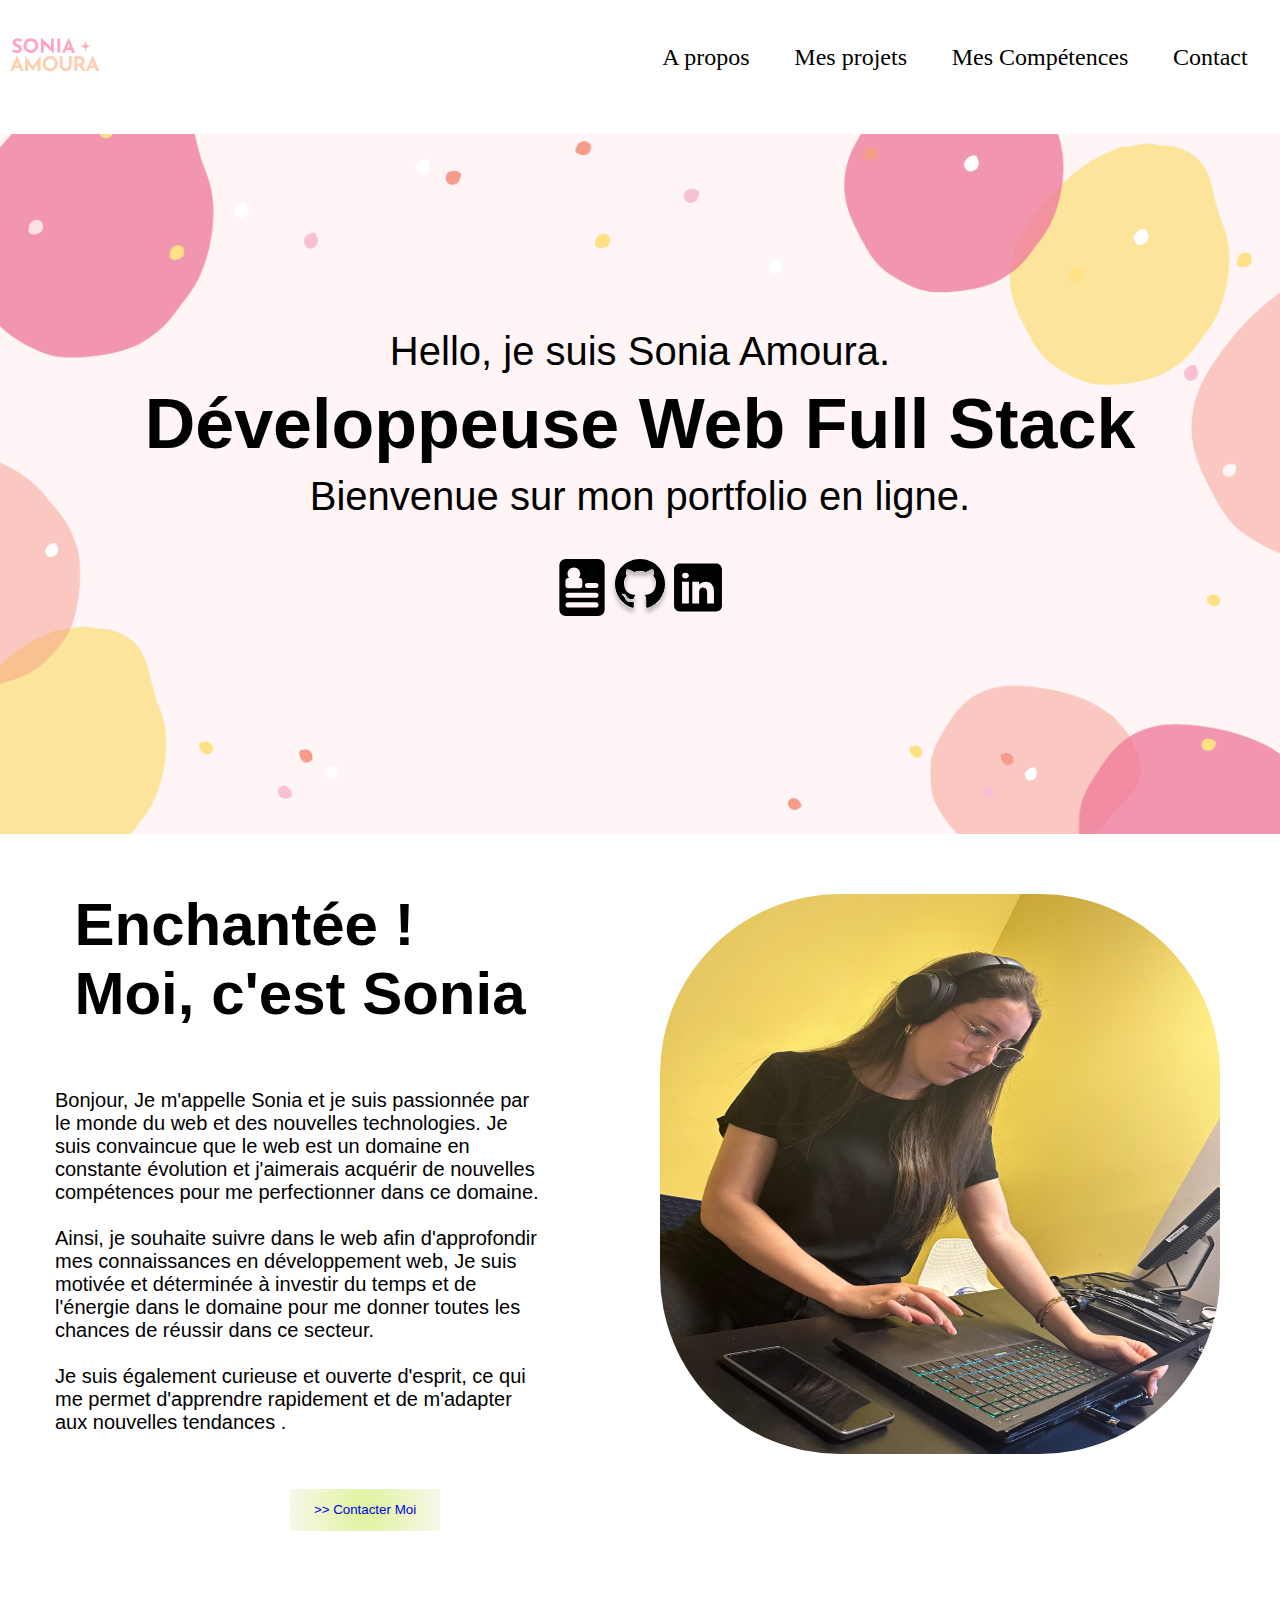
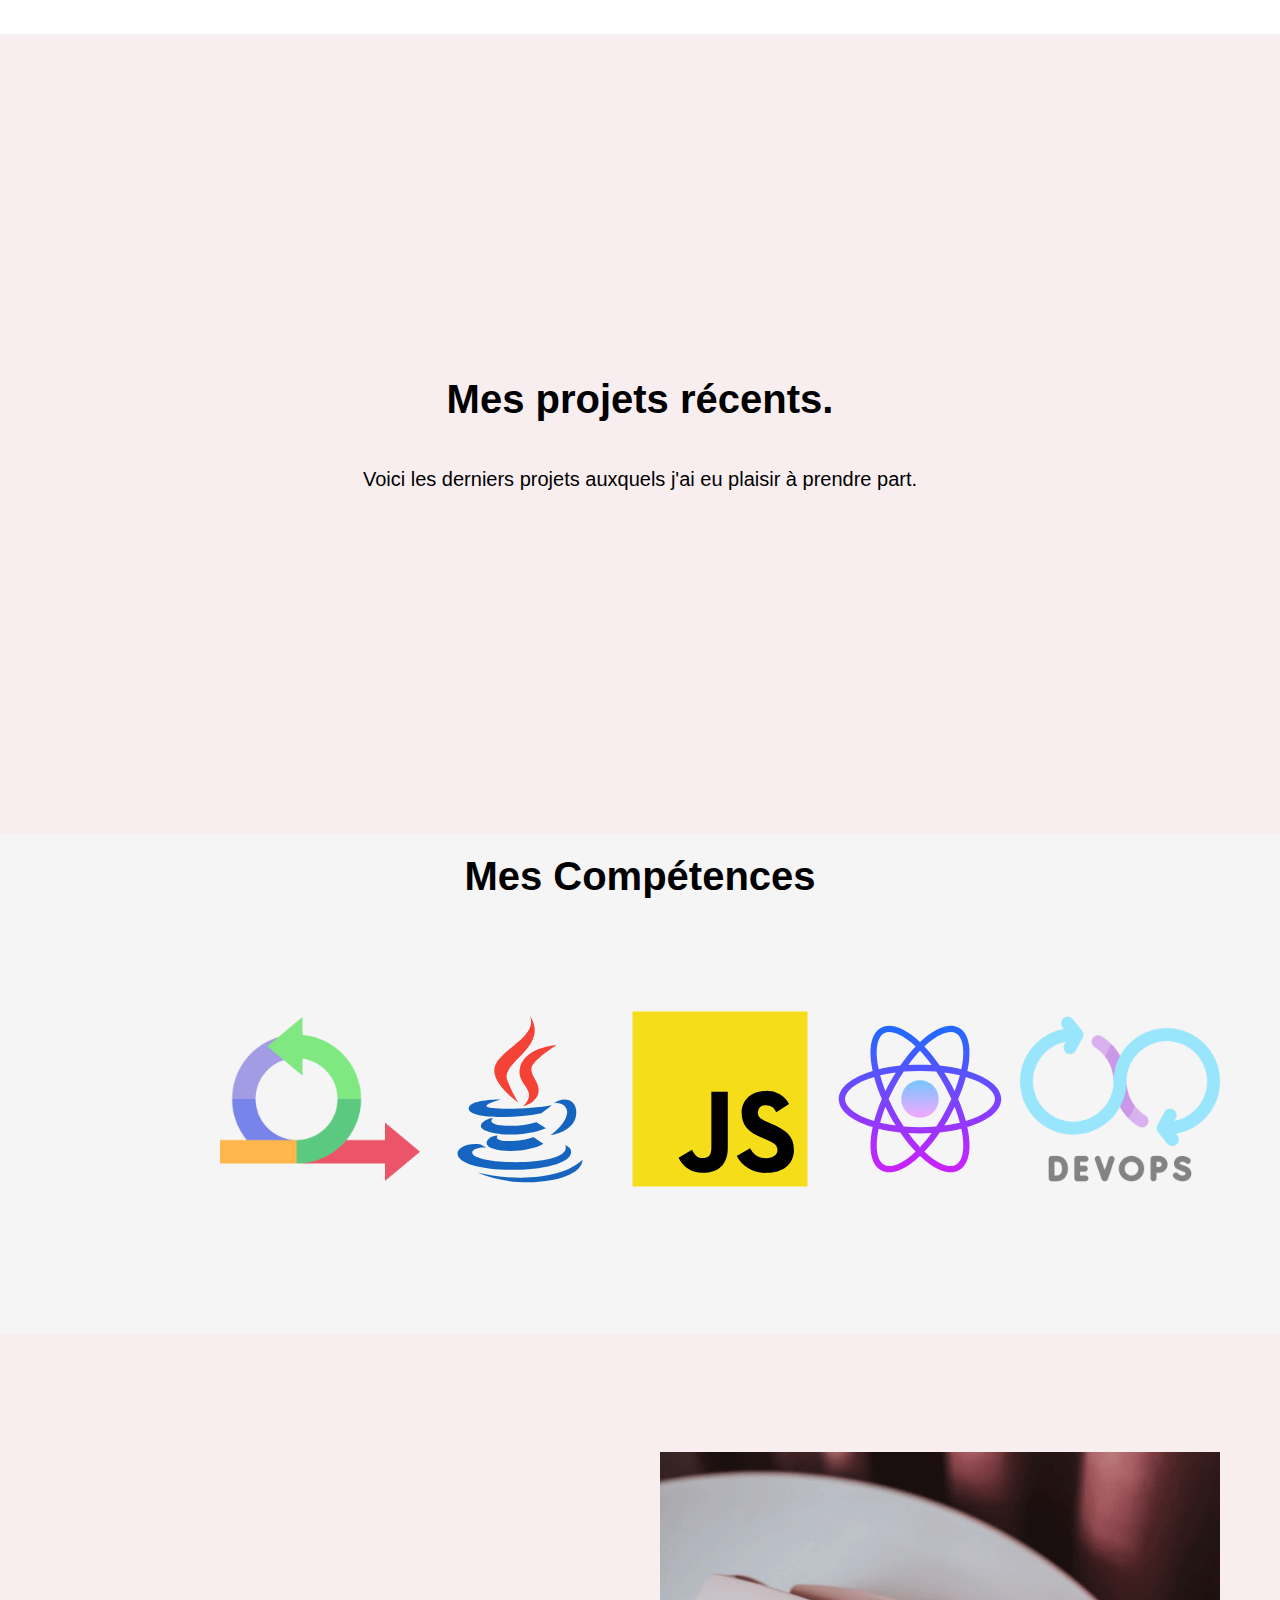
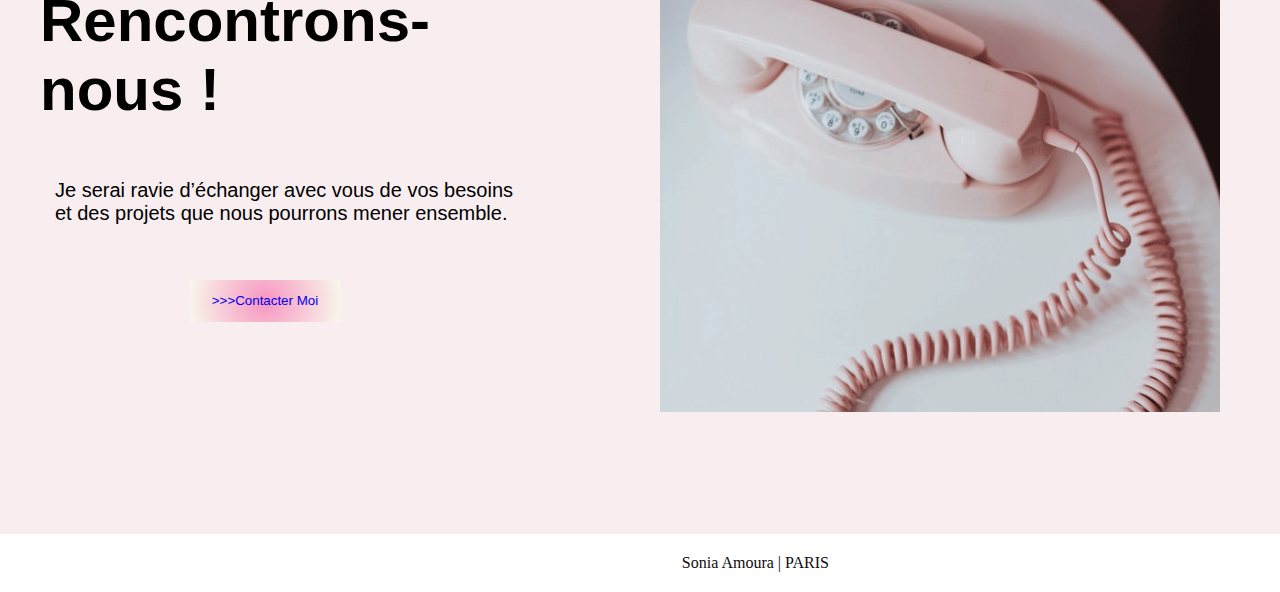
<file: index.html>
<!DOCTYPE html>
<html lang="en">
  <head>
    <meta charset="UTF-8" />
    <meta name="viewport" content="width=device-width, initial-scale=1.0" />
    <link rel="stylesheet" href="style.css" />
    <title>Document</title>
  </head>
  <body>
    <div class="conteneur">
      <div class="tete">
        <div class="Logo">
          <img src="./Logo Sonia.svg" alt="" />
        </div>
        <div class="menue" id="menu">
          <a href="#apropos">A propos</a>
          <a href="#mespro">Mes projets</a>
          <a href="#mescompetances">Mes Compétences</a>
          <a href="http://127.0.0.1:5501/lettre%20refka/index.html">Contact</a>
          <!-- <div id="CmdMenu" title="Afficher/Masquer le Menu">-_-</div> -->
        </div>
      </div>
      <div class="prese">
        <p>Hello, je suis Sonia Amoura.</p>
        <h1>Développeuse Web Full Stack</h1>
        <p>Bienvenue sur mon portfolio en ligne.</p>
        <div class="reseaux">
          <a href="./CV professionnel Sonia Amoura.pdf">
            <img src="./cv2.svg" alt="cv sonia"
          /></a>

          <a href="https://github.com/amoursonia"
            ><svg
              width="58"
              height="57"
              viewBox="0 0 58 57"
              xmlns="http://www.w3.org/2000/svg"
            >
              <g filter="url(#filter0_d_42_215)">
                <path
                  d="M50.6461 12.4511C48.4105 8.6207 45.3782 5.5882 41.5481 3.35287C37.7176 1.11743 33.5357 0 28.9996 0C24.4641 0 20.2808 1.11778 16.4511 3.35287C12.6207 5.58809 9.58843 8.6207 7.35288 12.4511C5.11766 16.2813 4 20.464 4 24.9989C4 30.4464 5.58933 35.345 8.76879 39.6958C11.9479 44.047 16.0549 47.0578 21.0893 48.7286C21.6753 48.8374 22.1092 48.7609 22.3912 48.5011C22.6734 48.2409 22.8143 47.9151 22.8143 47.5249C22.8143 47.4598 22.8087 46.8741 22.7979 45.7672C22.7867 44.6602 22.7815 43.6945 22.7815 42.8706L22.0328 43.0001C21.5554 43.0875 20.9532 43.1246 20.2261 43.1141C19.4994 43.104 18.745 43.0278 17.9639 42.8862C17.1824 42.7459 16.4556 42.4203 15.7828 41.9104C15.1104 41.4004 14.633 40.7328 14.3508 39.9088L14.0253 39.1597C13.8084 38.661 13.4668 38.107 13.0001 37.4998C12.5335 36.892 12.0616 36.48 11.5842 36.263L11.3563 36.0998C11.2044 35.9914 11.0635 35.8606 10.9332 35.7089C10.803 35.5571 10.7055 35.4053 10.6404 35.2532C10.5752 35.101 10.6292 34.9761 10.8031 34.8782C10.977 34.7803 11.2912 34.7327 11.7471 34.7327L12.3979 34.83C12.832 34.917 13.3689 35.1768 14.0093 35.6111C14.6493 36.045 15.1755 36.6091 15.5879 37.3032C16.0872 38.1932 16.6889 38.8714 17.3945 39.338C18.0996 39.8047 18.8104 40.0376 19.5264 40.0376C20.2424 40.0376 20.8608 39.9833 21.3819 39.8754C21.9023 39.7668 22.3906 39.6037 22.8466 39.3868C23.0419 37.9322 23.5736 36.8148 24.4414 36.0337C23.2046 35.9037 22.0926 35.708 21.1049 35.4477C20.1178 35.1871 19.0977 34.7641 18.0454 34.1776C16.9925 33.5919 16.1191 32.8646 15.4248 31.997C14.7305 31.1289 14.1607 29.9892 13.7161 28.579C13.2714 27.1682 13.0489 25.5408 13.0489 23.6963C13.0489 21.0701 13.9063 18.8352 15.6207 16.9905C14.8176 15.016 14.8934 12.8026 15.8484 10.3504C16.4777 10.1549 17.411 10.3016 18.6478 10.7897C19.8849 11.278 20.7906 11.6963 21.3659 12.0431C21.9412 12.3898 22.4022 12.6836 22.7494 12.9219C24.768 12.3579 26.8512 12.0758 28.9994 12.0758C31.1476 12.0758 33.2312 12.3579 35.2499 12.9219L36.4868 12.1411C37.3327 11.62 38.3315 11.1425 39.481 10.7085C40.6311 10.2747 41.5106 10.1552 42.1185 10.3507C43.0947 12.803 43.1817 15.0163 42.3784 16.9908C44.0927 18.8355 44.9504 21.071 44.9504 23.6967C44.9504 25.5412 44.7271 27.1737 44.2831 28.5953C43.8384 30.0172 43.2637 31.1557 42.5586 32.0133C41.8528 32.8708 40.9737 33.5924 39.9214 34.1779C38.8689 34.764 37.8484 35.1869 36.8613 35.4476C35.8737 35.7082 34.7618 35.9041 33.525 36.0343C34.653 37.0105 35.2171 38.5513 35.2171 40.6562V47.524C35.2171 47.9141 35.3528 48.2399 35.6244 48.5002C35.8956 48.76 36.324 48.8365 36.91 48.7276C41.9451 47.057 46.0521 44.0461 49.2311 39.6949C52.4098 35.3441 53.9997 30.4455 53.9997 24.998C53.9985 20.4636 52.8803 16.2813 50.6461 12.4511Z"
                />
              </g>
              <defs>
                <filter
                  id="filter0_d_42_215"
                  x="0"
                  y="0"
                  width="57.9996"
                  height="56.7766"
                  filterUnits="userSpaceOnUse"
                  color-interpolation-filters="sRGB"
                >
                  <feFlood flood-opacity="0" result="BackgroundImageFix" />
                  <feColorMatrix
                    in="SourceAlpha"
                    type="matrix"
                    values="0 0 0 0 0 0 0 0 0 0 0 0 0 0 0 0 0 0 127 0"
                    result="hardAlpha"
                  />
                  <feOffset dy="4" />
                  <feGaussianBlur stdDeviation="2" />
                  <feComposite in2="hardAlpha" operator="out" />
                  <feColorMatrix
                    type="matrix"
                    values="0 0 0 0 0 0 0 0 0 0 0 0 0 0 0 0 0 0 0.25 0"
                  />
                  <feBlend
                    mode="normal"
                    in2="BackgroundImageFix"
                    result="effect1_dropShadow_42_215"
                  />
                  <feBlend
                    mode="normal"
                    in="SourceGraphic"
                    in2="effect1_dropShadow_42_215"
                    result="shape"
                  />
                </filter>
              </defs>
            </svg>
          </a>
          <a
            href="https://www.linkedin.com/in/sonia-amoura-675a091b8/"
            target="_blank"
            ><?xml version="1.0" standalone="no"?>
            <svg
              xmlns="http://www.w3.org/2000/svg"
              viewBox="0 0 50 50"
              width="58"
              height="57"
            >
              <path
                d="M41,4H9C6.24,4,4,6.24,4,9v32c0,2.76,2.24,5,5,5h32c2.76,0,5-2.24,5-5V9C46,6.24,43.76,4,41,4z M17,20v19h-6V20H17z M11,14.47c0-1.4,1.2-2.47,3-2.47s2.93,1.07,3,2.47c0,1.4-1.12,2.53-3,2.53C12.2,17,11,15.87,11,14.47z M39,39h-6c0,0,0-9.26,0-10 c0-2-1-4-3.5-4.04h-0.08C27,24.96,26,27.02,26,29c0,0.91,0,10,0,10h-6V20h6v2.56c0,0,1.93-2.56,5.81-2.56 c3.97,0,7.19,2.73,7.19,8.26V39z"
              />
            </svg>
          </a>
        </div>
      </div>
      <div class="partie2" id="apropos">
        <div class="texte">
          <h1>Enchantée ! <br />Moi, c'est Sonia</h1>
          <p>
            Bonjour, Je m'appelle Sonia et je suis passionnée par le monde du
            web et des nouvelles technologies. Je suis convaincue que le web est
            un domaine en constante évolution et j'aimerais acquérir de
            nouvelles compétences pour me perfectionner dans ce domaine. <br />
            <br />Ainsi, je souhaite suivre dans le web afin d'approfondir mes
            connaissances en développement web, Je suis motivée et déterminée à
            investir du temps et de l'énergie dans le domaine pour me donner
            toutes les chances de réussir dans ce secteur.<br />
            <br />Je suis également curieuse et ouverte d'esprit, ce qui me
            permet d'apprendre rapidement et de m'adapter aux nouvelles
            tendances .
          </p>
          <button class="custom-btn btn-2">
            <a href="./lettre refka/index.html">>> Contacter Moi </a>
          </button>
        </div>
        <div class="létrois">
          <img src="./IMG_2285.jpg" alt="" />
        </div>
      </div>

      <div class="partie3">
        <div class="paragraphe" id="mespro">
          <h1>Mes projets récents.</h1>
          <br />
          <p>
            <br />Voici les derniers projets auxquels j'ai eu plaisir à prendre
            part.
          </p>
        </div>
      </div>

      <div class="partiecompetance" id="mescompetances">
        <h1>Mes Compétences</h1>

        <div class="carrousel">
          <div class="automatique">
            <img src="./agile.png" alt="icône agile" />
            <img src="./icons8-logo-java-coffee-cup-96.svg" alt="icône java" />
            <img
              src="./js-official-svgrepo-com (1).svg"
              alt="icône javascript"
            />
            <img src="./icons8-react-native.svg" />
            <img src="./devops.png" />
            <img src="./figma-svgrepo-com.svg" />
            <img src="./html-5-svgrepo-com.svg" />
            <img src="./css-3-svgrepo-com (1).svg" />
            <img src="./icons8-logo-de-mysql (1).svg" />
            <img src="./icons8-git.svg" />
            <img src="./icons8-github-96.png" alt="icône github" />
            <img src="./api.png" />
            <img src="./agile.png" />
            <img src="./icons8-logo-java-coffee-cup-96.svg" alt="icône java" />
            <img
              src="./js-official-svgrepo-com (1).svg"
              alt="icône javascript"
            />
            <img src="./icons8-react-native.svg" alt="icône react" />
            <img src="./devops.png" />
            <img src="./figma-svgrepo-com.svg" alt="icône figma" />
            <img src="./html-5-svgrepo-com.svg" alt="icône html" />
            <img src="./css-3-svgrepo-com (1).svg" />
            <img src="./icons8-logo-de-mysql (1).svg" alt="icône MySQL" />
            <img src="./icons8-github-96.png" />
            <img src="./api.png" />
          </div>
        </div>
      </div>
      <div class="partie3">
        <div class="texte2">
          <h1>Rencontrons-nous !</h1>
          <p>
            Je serai ravie d’échanger avec vous de vos besoins <br />et des
            projets que nous pourrons mener ensemble.
          </p>
          <button class="custom-btn btn-6">
            <a href="./lettre contact/index.html">>>>Contacter Moi </a>
          </button>
        </div>
        <div class="phone">
          <img src="./phone.webp" alt="image d'un télephone rose " />
        </div>
      </div>
      <footer class="pied">
        <a href="https://github.com/amoursonia" target="_blank"
          >Sonia Amoura | PARIS</a
        >
      </footer>
    </div>
  </body>
</html>
</file>
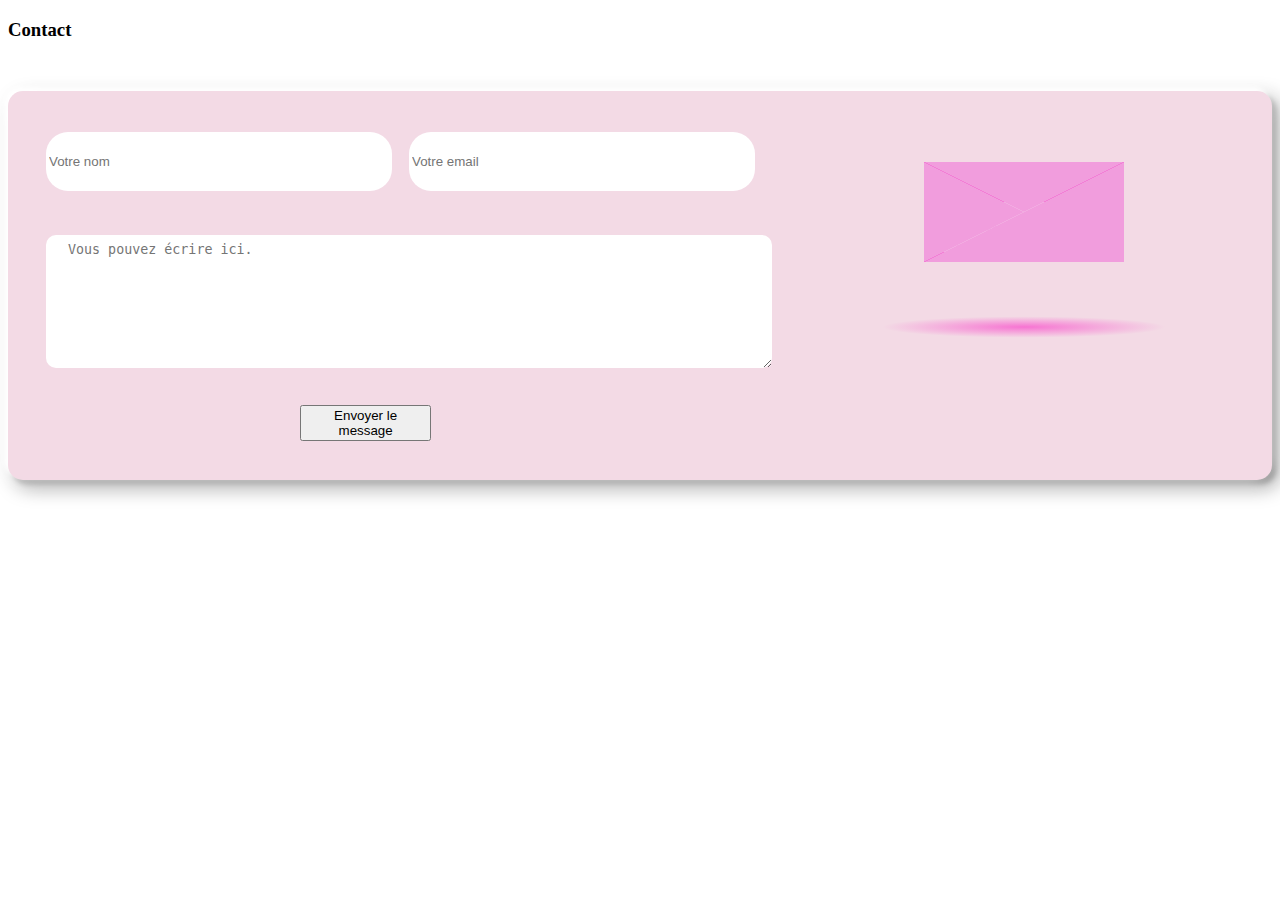
<file: lettre refka/index.html>
<!DOCTYPE html>
<html lang="en">
<head>
    <meta charset="UTF-8">
    <meta name="viewport" content="width=device-width, initial-scale=1.0">
    <link rel="stylesheet" href="style.css">
    <title>Document</title>
</head>
<body>
    <div class="content8">
        <div id="contact" class="contact">
            <h3>Contact</h3> 
            <div class="contact_form tow">
                <form action="/ma-page-de-traitement" method="post">
                    <div class="input">
                        <input type="text" name="name" placeholder="Votre nom"  autocomplete="off">
                    </div>
                    <div class="input">
                        <input type="email" name="user_mail" placeholder="Votre email" autocomplete="off">
                    </div>
                    <div class="form_field text_area two">
<div class="form_field_inner_text">
                            <textarea name="textarea" placeholder="Vous pouvez écrire ici."></textarea>
                        </div>
                    </div>
                    <div class="button">
                        <button type="submit">Envoyer le message</button>
                    </div>
                  </form>
            </div>

        </div>
        <div class="letter-image">
            <div class="animated-mail">
              <div class="back-fold"></div>
              <div class="letter">
                <div class="letter-border"></div>
                <div class="letter-title">
                    <p><i class="fa-solid fa-envelope"></i>
                        soniaamoura2@gmail.com</p>
                </div>
                <div class="letter-context">
                    <p><i class="fa-solid fa-phone"></i>06590079407</p>
                </div>
                <!-- <div class="letter-adresse">
                    <p><i class="fa-solid fa-location-dot"><i>
                       </p>
                </div> -->
                <div class="letter-stamp">
                  <div class="letter-stamp-inner"></div>
                </div>
              </div>
              <div class="top-fold"></div>
              <div class="body"></div>
              <div class="left-fold"></div>
            </div>
            <div class="shadow"></div>
    </div>
</body>
</html>
</file>
<file: style.css>
* {
  margin: 0;
  padding: 0;
  box-sizing: border-box;
  scroll-behavior: smooth;
}
a {
  text-decoration: none;
}
h1 {
  font-family: "Poppins", Sans-serif;
}
p {
  font-family: "Roboto", sans-serif;
}
.tete {
  display: flex;
  justify-content: space-between; /* Sépare le logo et le menu */
  align-items: center; /* Aligne les éléments verticalement au centre */
  padding: 10px; /* Ajoute un peu d'espace autour des éléments */
}

.logo {
  width: 30%;
  height: 10vh;
}
.logo img {
  width: 100px;
  height: 100px;
  margin-top: 90px;
}

.menue {
  width: 50%;
  height: 10vh;
  display: flex;
  justify-content: space-around;
  align-items: center;
}
.menue a:hover {
  transform: scale(1.3); /* Agrandit l'image lors du survol */
  color: rgb(248, 217, 225); /* Couleur du texte au survol */
  cursor: pointer;
}
.menue a {
  text-decoration: none;
  color: black;
  font-size: 24px;
}
.prese {
  background-image: url(./nouveau-portfolio-1.webp);
  width: 100%;
  height: 700px;
  background-size: cover;
  background-position: center;
  margin-top: 20px;
}
.prese {
  display: flex;
  flex-direction: column;
  justify-content: center;
  align-items: center;
}
.prese p {
  margin: 10px;
  font-size: 40px; /* Augmente la taille du texte */
  font-weight: 10px; /* Assure que le texte n'est pas plus épais */
}
.prese h1 {
  font-weight: bolder;
  font-size: 70px;
  font-family: "Poppins", Sans-serif;
  /* font-weight: 600; */
}
.reseaux {
  display: flex;
  justify-content: space-between;
  margin: 30px;
}
.reseaux a:hover {
  transform: scale(1.3); /* Agrandit l'image lors du survol */
  fill: rgb(248, 217, 225); /* Couleur du texte au survol */
  cursor: pointer;
}
.text p {
  margin-bottom: 10px;
  width: 100%;
  text-align: justify;
  margin: 40px;
  padding: 20px;
  font-family: Georgia, Times, Times New Roman, serif;
  /* font-size: 24px;  */
  font-style: normal;
}
.partie2 {
  display: flex;
  justify-content: space-around;
  width: 100%;
  min-height: 800px;
}
.texte h1 {
  display: flex;
  justify-content: center;
  font-size: 60px;
  margin: 56px;
  font-family: "Poppins", Sans-serif;
}
.texte p {
  display: flex;
  align-items: center;
  margin: 50px;
  padding: 5px;
  font-size: 20px;
}
.létrois img {
  width: 600px;
  height: 600px;
  border-radius: 200px 200px;
  margin: 40px;
  padding: 20px;
}

.btn-2 {
  position: relative;
  left: 290px;
  width: 150px;
  background: rgb(243, 218, 229);
  background: radial-gradient(
    circle,
    rgb(222, 243, 153) 0%,
    rgb(248, 248, 235) 100%
  );
  line-height: 42px;
  padding: 0;
  border: none;
}
.btn-2:after {
  position: absolute;
  content: "";
  height: 0%;
  width: 1px;
  box-shadow: -1px -1px 20px 0px rgb(143, 102, 102),
    -4px -4px 5px 0px rgb(244, 101, 101),
    7px 7px 20px 0px rgba(187, 43, 43, 0.4),
    4px 4px 5px 0px rgba(204, 40, 40, 0.3);
}
.btn-2:before {
  right: 0;
  top: 0;
  transition: all 500ms ease;
}
.btn-2:after {
  left: 0;
  bottom: 0;
  transition: all 500ms ease;
}
.btn-2:hover {
  background: transparent;
  color: #d22ca6;
  box-shadow: none;
}
.btn-2:hover:before {
  transition: all 500ms ease;
  height: 100%;
}
.btn-2:hover:after {
  transition: all 500ms ease;
  height: 100%;
}
.btn-2 span:before,
.btn-2 span:after {
  position: absolute;
  content: "";
  box-shadow: -1px -1px 20px 0px rgba(255, 255, 255, 1),
    -4px -4px 5px 0px rgba(255, 255, 255, 1),
    7px 7px 20px 0px rgba(0, 0, 0, 0.4), 4px 4px 5px 0px rgba(0, 0, 0, 0.3);
}
.btn-2 span:before {
  left: 0;
  top: 0;
  width: 0%;
  height: 0.5px;
  transition: all 500ms ease;
}
.a {
  text-align: none;
}
.btn-2 span:after {
  right: 0;
  bottom: 0;
  width: 0%;
  height: 0.5px;
  transition: all 500ms ease;
}
.btn-2 span:hover:before {
  width: 100%;
}
.btn-2 span:hover:after {
  width: 100%;
}

.partie3 {
  width: 100%;
  height: 800px;
  background-color: rgb(248, 238, 240);
}
.paragraphe {
  display: flex;
  flex-direction: column;
  justify-content: center;
  align-items: center;
  /* padding: 200px; */
  font-size: x-large;
  font-size: 20px;
}
.partiecompetance {
  padding: 20px;
  font-size: x-large;
  font-size: 20px;
  width: 100%;
  height: 500px;
  background-color: whitesmoke;
}
.partiecompetance h1 {
  display: flex;
  justify-content: center;
}
.carrousel {
  height: 200px; /* Ajusté à la hauteur des images */
  padding: 200px;
  width: 100%;
  overflow: hidden;
  background-color: var(--noir); /* Assurez-vous que var(--noir) est défini */
  position: relative;
  display: flex;
  align-items: center;
}

.carrousel .automatique {
  display: flex;
  width: calc(
    200px * 20
  ); /* Assurez-vous que cela correspond au nombre total d'images */
  animation: scroll 18s linear infinite;
}

.carrousel img {
  height: 200px;
  width: 200px;
}

@keyframes scroll {
  0% {
    transform: translateX(0);
  }
  100% {
    transform: translateX(-50%);
  }
}
.text2 p {
  margin-bottom: 10px;
  width: 100%;
  text-align: justify;
  margin: 40px;
  padding: 20px;
  font-family: Georgia, Times, Times New Roman, serif;
  /* font-size: 24px;  */
  font-style: normal;
}
.partie3 {
  display: flex;
  justify-content: center;
  align-items: center;
  width: 100%;
  height: 800px;
}
.texte2 h1 {
  font-size: 60px;
  margin: 40px;
  font-family: "Poppins", Sans-serif;
}
.texte2 p {
  margin: 50px;
  padding: 5px;
  font-size: 20px;
}
.phone img {
  width: 600px;
  height: 600px;
  margin: 40px;
  padding: 20px;
}
.btn-6 {
  position: relative;
  left: 190px;
  width: 150px;
  background: rgb(247, 150, 192);
  background: radial-gradient(
    circle,
    rgba(247, 150, 192, 1) 0%,
    rgb(248, 248, 235) 100%
  );
  line-height: 42px;
  padding: 0;
  border: none;
}
.btn-6 span {
  position: relative;
  display: block;
  width: 100%;
  height: 100%;
}
.btn-6:before,
.btn-6:after {
  position: absolute;
  content: "";
  height: 0%;
  width: 1px;
  box-shadow: -1px -1px 20px 0px rgba(255, 255, 255, 1),
    -4px -4px 5px 0px rgba(255, 255, 255, 1),
    7px 7px 20px 0px rgba(0, 0, 0, 0.4), 4px 4px 5px 0px rgba(0, 0, 0, 0.3);
}
.btn-6:before {
  right: 0;
  top: 0;
  transition: all 500ms ease;
}
.btn-6:after {
  left: 0;
  bottom: 0;
  transition: all 500ms ease;
}
.btn-6:hover {
  background: transparent;
  color: #d22ca6;
  box-shadow: none;
}
.btn-6:hover:before {
  transition: all 500ms ease;
  height: 100%;
}
.btn-6:hover:after {
  transition: all 500ms ease;
  height: 100%;
}
.btn-6 span:before,
.btn-6 span:after {
  position: absolute;
  content: "";
  box-shadow: -1px -1px 20px 0px rgba(255, 255, 255, 1),
    -4px -4px 5px 0px rgba(255, 255, 255, 1),
    7px 7px 20px 0px rgba(0, 0, 0, 0.4), 4px 4px 5px 0px rgba(0, 0, 0, 0.3);
}
.btn-6 span:before {
  left: 0;
  top: 0;
  width: 0%;
  height: 0.5px;
  transition: all 500ms ease;
}
.btn-6 span:after {
  right: 0;
  bottom: 0;
  width: 0%;
  height: 0.5px;
  transition: all 500ms ease;
}
.btn-6 span:hover:before {
  width: 100%;
}
.btn-6 span:hover:after {
  width: 100%;
}

.pied a {
  left: 450%;
  position: relative;
  color: #0d0c0d;
}
.pied {
  display: inline-block; /*Permet d'ajouter du padding et d'autres styles */
  padding: 20px;
  font-size: 16px;
  animation: move 2s linear infinite; /* Animation qui bouge */
}

@keyframes move {
  25% {
    transform: translateX(10px);
  }

  65% {
    transform: translateX(-10px);
  }
}
@media (max-width: 768px) {
  .tete, .partie2, .partie3{
      flex-direction: column; /* Aligne les éléments en colonne */
      align-items: center; /* Centre horizontalement */
     
  }
  .menue {
      flex-direction: column; /* Assure que le menu est aussi en colonne */
  }
}
</file>
<file: lettre refka/style.css>
.contact_form.tow {
    box-shadow: -1px -1px 20px 0px rgba(255, 255, 255, 1),
    -4px -4px 5px 0px rgba(255, 255, 255, 1),
    7px 7px 20px 0px rgba(0, 0, 0, 0.4), 4px 4px 5px 0px rgba(0, 0, 0, 0.3);
    background:rgb(243, 218, 229);
    padding: 41px 16px 40px 38px;
    border-radius: 15px;
    margin-top: 50px;
}
.input {
    width: 30%;
    float: left;
}
.input input {
    color: white;
    width: 94%;
    height: 57px;
    padding-left: 3px;
    margin-bottom: 22px;
    border-radius: 22px;
    outline: 0;
    border: none;
    background: white;
}
.form_field.text_area.two .form_field_inner_text textarea {
    color: #fff;
    width: 58%;
    height: 124px;
    margin-bottom: 33px;
    border-radius: 10px;
    margin-top: 22px;
}
form .text_area .form_field_inner_text textarea {
    background: w#f2e6f06e;
    padding-left: 22px;
    padding-top: 7px;
    border: white;
}
.button {
    position: relative;
    left:   21%;
    height: 35px;
    width: 131px;
    background-color:  #d22ca6;
    border-color:  #d22ca6;
    border-radius: 13px;
}
  .letter-image {
    position: absolute;
    left: 80%;
    width: 200px;
    height: 200px;
    -webkit-transform: translate(-50%, -50%);
    -moz-transform: translate(-50%, -50%);
    transform: translate(-50%, -184%);
    cursor: pointer;
  }
.animated-mail {
    position: absolute;
    height: 150px;
    width: 200px;
    -webkit-transition: .4s;
    -moz-transition: .4s;
    transition: .4s;

    .body {
      position: absolute;
      bottom: 0;
      width: 0;
      height: 0;
      border-style: solid;
      border-width: 0 0 100px 200px;
      border-color: transparent transparent rgb(241, 157, 221) transparent;
      z-index: 2;
    }

    .top-fold {
      position: absolute;
      top: 50px;
      width: 0;
      height: 0;
      border-style: solid;
      border-width: 50px 100px 0 100px;
      -webkit-transform-origin: 50% 0%;
      -webkit-transition: transform .4s .4s, z-index .2s .4s;
      -moz-transform-origin: 50% 0%;
      -moz-transition: transform .4s .4s, z-index .2s .4s;
      transform-origin: 50% 0%;
      transition: transform .4s .4s, z-index .2s .4s;
      border-color:  rgb(241, 157, 221)transparent transparent transparent;
      z-index: 2;
    }

    .back-fold {
      position: absolute;
      bottom: 0;
      width: 200px;
      height: 100px;
      background:  #f905b8;
      z-index: 0;
    }

    .left-fold {
      position: absolute;
      bottom: 0;
      width: 0;
      height: 0;
      border-style: solid;
      border-width: 50px 0 50px 100px;
      border-color: transparent transparent transparent  rgb(241, 157, 221);
      z-index: 2;
    }
.letter {
      left: 20px;
      bottom: 0px;
      position: absolute;
      width: 160px;
      height: 60px;
      background: #f8e9f4;
      z-index: 1;
      overflow: hidden;
      -webkit-transition: .4s .2s;
      -moz-transition: .4s .2s;
      transition: .4s .2s;

      .letter-border {
        height: 10px;
        width: 100%;
        background: repeating-linear-gradient(
          -45deg,
          rgb(241, 9, 187)
          transparent 8px,
          transparent 18px
        );
      }

      .fa-solid, .fas {
        color:  rgb(241, 157, 221);
        font-weight: 900;
        margin-left: 5px;
    }

    .letter-title p {
        color: rgb(241, 157, 221);
        gap: 7px;
        display: flex;
        font-size: x-small;
        align-items: flex-end;
    }
.letter-context p {
        color: rgb(241, 157, 221);
        gap: 7px;
        display: flex;
        font-size: x-small;
        align-items: flex-end;
      }
      /* .letter-adresse p {
        color: rgba(113, 39, 186, 1);
        gap: 7px;
        display: flex;
        font-size: xx-small;
        align-items: flex-end;
      } */

      .letter-stamp {
        margin-top: 30px;
        margin-left: 120px;
        border-radius: 100%;
        height: 30px;
        width: 30px;
        background: rgb(241, 157, 221);
        opacity: 0.3;
      }
    }
}
  .shadow {
    position: absolute;
    top: 200px;
    left: 50%;
    width: 400px;
    height: 30px;
    transition: .4s;
    transform: translateX(-50%);
    -webkit-transition: .4s;
    -webkit-transform: translateX(-50%);
    -moz-transition: .4s;
    -moz-transform: translateX(-50%);

    border-radius: 100%;
    background: radial-gradient(rgba(250, 14, 191, 0.5), rgba(116, 111, 111, 0), rgba(234, 10, 10, 0));
  }
.letter-image:hover {
      .animated-mail {
        transform: translateY(50px);
        -webkit-transform: translateY(50px);
        -moz-transform: translateY(50px);
      }

      .animated-mail .top-fold {
        transition: transform .4s, z-index .2s;
        transform: rotateX(180deg);
        -webkit-transition: transform .4s, z-index .2s;
        -webkit-transform: rotateX(180deg);
        -moz-transition: transform .4s, z-index .2s;
        -moz-transform: rotateX(180deg);
        z-index: 0;
      }

      .animated-mail .letter {
        height: 180px;
      }

      .shadow {
        width: 250px;
      }
    }
</file>
